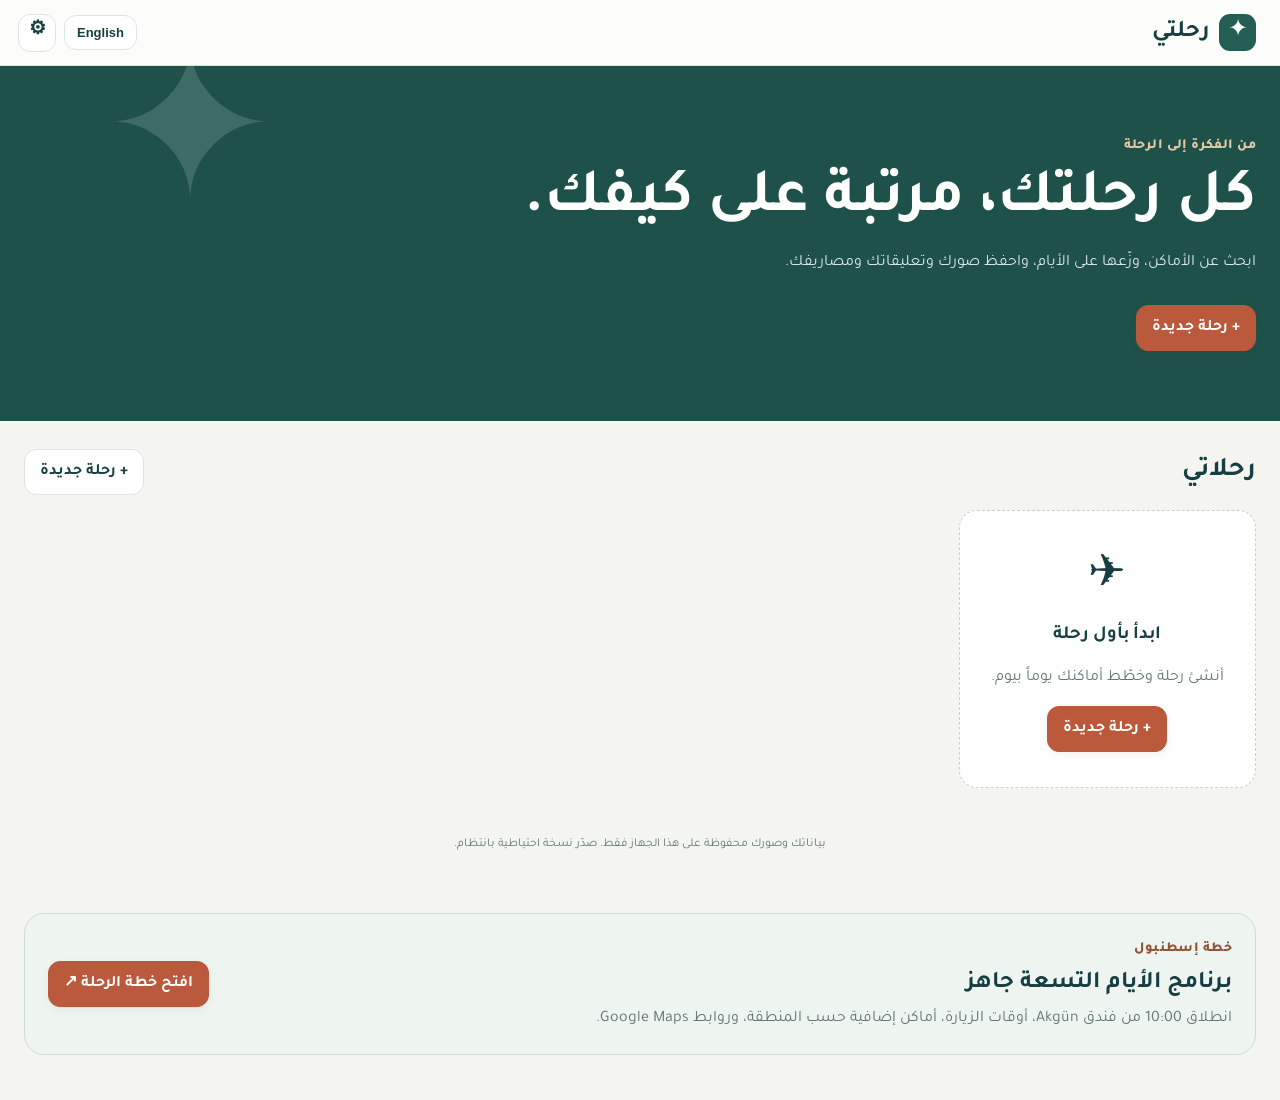
<file: index.html>
<!doctype html><html lang="ar" dir="rtl"><head><meta charset="utf-8"><meta name="viewport" content="width=device-width,initial-scale=1,viewport-fit=cover"><meta name="theme-color" content="#163a43"><link rel="manifest" href="manifest.webmanifest"><link rel="icon" href="icon.svg" type="image/svg+xml"><link rel="stylesheet" href="style.css?v=52"><link rel="stylesheet" href="upgrade.css?v=52"><meta name="description" content="رحلتي: خطط أيام السفر واحفظ الأماكن والحجوزات والمصاريف، على الموبايل والكمبيوتر."><title>رحلتي | Rahlati</title><link rel="stylesheet" href="transit.css?v=52"><link rel="stylesheet" href="simple.css?v=52"></head><body><header class="appbar"><div class="appbar-inner"><button class="logo" id="homeBtn" aria-label="Home"><span>✦</span><b>رحلتي</b></button><div class="header-right"><button id="langBtn" class="pill small">English</button><button id="settingsBtn" class="round" aria-label="Settings">⚙</button></div></div></header><main id="app"></main><nav class="nav"><button data-nav="trips"><span>⌂</span><small id="navTrips">رحلاتي</small></button><button data-nav="itinerary"><span>▦</span><small id="navPlan">الجدول</small></button><button data-nav="places"><span>⌖</span><small id="navPlaces">الأماكن</small></button><button data-nav="budget"><span>◉</span><small id="navBudget">المصاريف</small></button></nav><div id="modal" class="modal hidden" role="dialog" aria-modal="true"><div class="shade" data-close></div><div class="sheet"><div class="sheet-head"><h2 id="modalTitle"></h2><button class="round" data-close aria-label="Close">×</button></div><div id="modalBody"></div></div></div><input id="backupInput" type="file" accept="application/json" hidden><script src="planner-core.js?v=52" defer></script><script src="app.js?v=52" defer></script><script src="preview.js?v=52" defer></script><script src="upgrade.js?v=52" defer></script><script src="venue-guide.js?v=52" defer></script><script src="transit.js?v=52" defer></script><script src="trip-assistant.js?v=52" defer></script><script src="trip-plan.js?v=52" defer></script><script src="wanderlog-sync-data.js?v=52" defer></script><script src="venue-costs.js?v=52" defer></script><script src="wanderlog-sync.js?v=52" defer></script><script src="simple.js?v=52" defer></script></body></html>
</file>
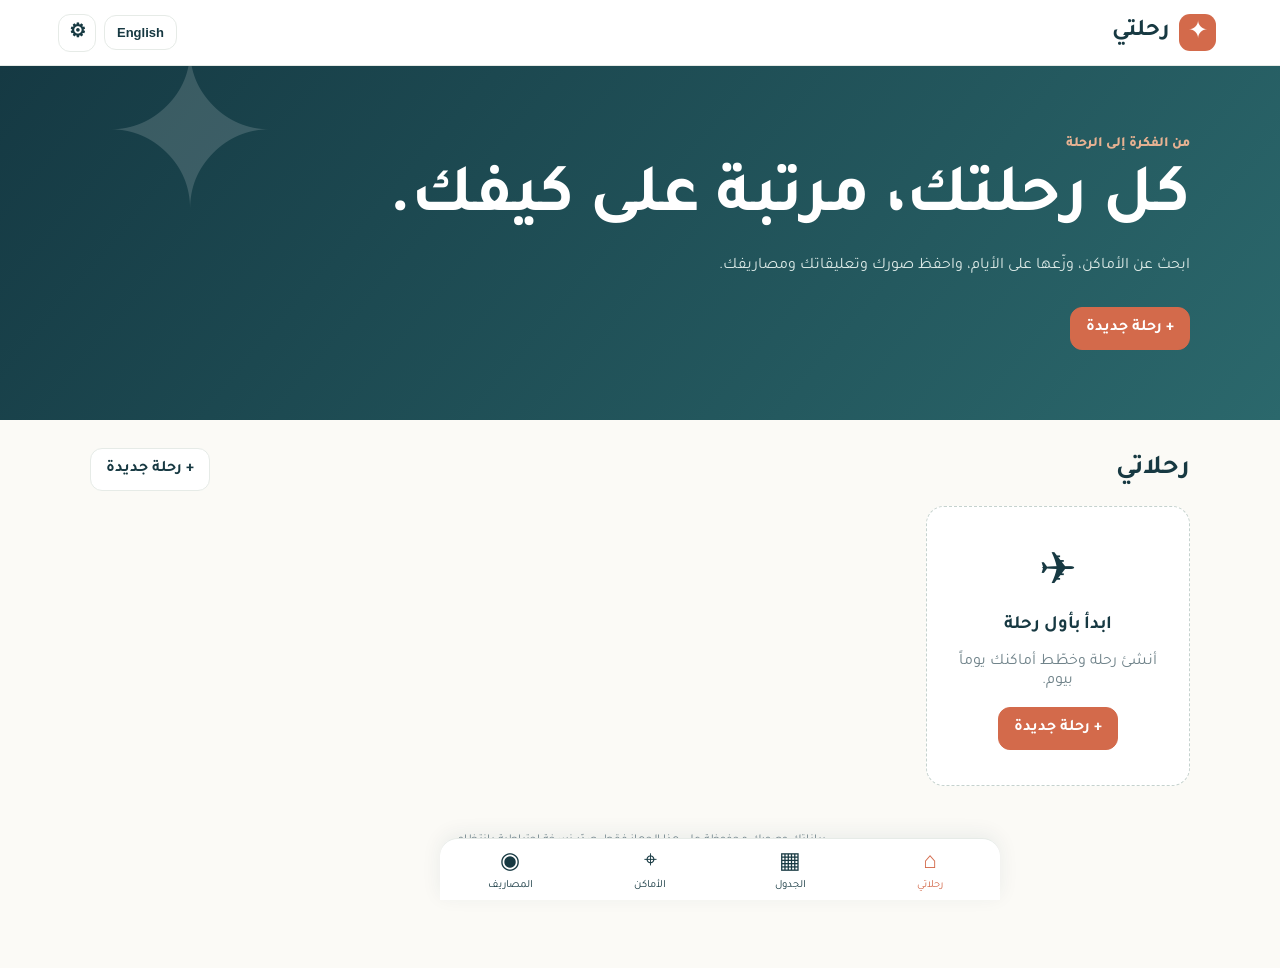
<file: .github/workflows/index.html>
<!doctype html><html lang="ar" dir="rtl"><head><meta charset="utf-8"><meta name="viewport" content="width=device-width,initial-scale=1,maximum-scale=1,viewport-fit=cover"><meta name="theme-color" content="#163a43"><link rel="manifest" href="manifest.webmanifest"><link rel="icon" href="icon.svg" type="image/svg+xml"><link rel="stylesheet" href="leaflet.css"><link rel="stylesheet" href="style.css"><title>رحلتي | Rahlati</title></head><body><header class="appbar"><div class="appbar-inner"><button class="logo" id="homeBtn" aria-label="Home"><span>✦</span><b>رحلتي</b></button><div class="header-right"><button id="langBtn" class="pill small">English</button><button id="settingsBtn" class="round" aria-label="Settings">⚙</button></div></div></header><main id="app"></main><nav class="nav"><button data-nav="trips"><span>⌂</span><small id="navTrips">رحلاتي</small></button><button data-nav="itinerary"><span>▦</span><small id="navPlan">الجدول</small></button><button data-nav="places"><span>⌖</span><small id="navPlaces">الأماكن</small></button><button data-nav="budget"><span>◉</span><small id="navBudget">المصاريف</small></button></nav><div id="modal" class="modal hidden" role="dialog" aria-modal="true"><div class="shade" data-close></div><div class="sheet"><div class="sheet-head"><h2 id="modalTitle"></h2><button class="round" data-close aria-label="Close">×</button></div><div id="modalBody"></div></div></div><input id="backupInput" type="file" accept="application/json" hidden><script src="leaflet.js" defer></script><script src="app.js" defer></script></body></html>
</file>
<file: style.css>
@import url('https://fonts.googleapis.com/css2?family=DM+Sans:wght@400;500;600;700&family=Tajawal:wght@400;500;600;700;800&display=swap');
:root{--ink:#173942;--muted:#70838a;--line:#e6ebe7;--paper:#fbfaf6;--white:#fff;--accent:#d36a4b;--sage:#dfece8;font-family:Tajawal,Arial,sans-serif;color:var(--ink);background:var(--paper)}*{box-sizing:border-box}html,body{margin:0;width:100%;max-width:100%;overflow-x:hidden}body{min-height:100vh;padding-bottom:calc(74px + env(safe-area-inset-bottom));font-size:16px}button,input,textarea,select{font:inherit}button{cursor:pointer}a{text-decoration:none;color:inherit}.hidden{display:none!important}.appbar{height:66px;background:#fff;border-bottom:1px solid var(--line);position:sticky;top:0;z-index:20}.appbar-inner{height:100%;max-width:1200px;margin:auto;padding:0 18px;display:flex;align-items:center;justify-content:space-between}.logo{background:none;border:0;display:flex;align-items:center;gap:9px;color:var(--ink);font-size:24px}.logo span{background:var(--accent);color:#fff;display:grid;place-items:center;width:37px;height:37px;border-radius:11px}.header-right{display:flex;align-items:center;gap:8px}.pill,.round,.btn{border:1px solid var(--line);background:#fff;color:var(--ink);border-radius:12px;padding:10px 15px;font-weight:700}.pill.small{font:700 13px Arial,sans-serif;padding:9px 12px}.round{width:38px;height:38px;display:grid;place-items:center;padding:0;font-size:19px}.btn{display:inline-flex;align-items:center;justify-content:center;gap:6px;min-height:43px}.btn.primary{color:#fff;background:var(--accent);border-color:var(--accent)}.btn.dark{color:#fff;background:var(--ink);border-color:var(--ink)}.btn.subtle{background:#f4f7f4}.btn.full{width:100%}.btn:disabled{opacity:.55}.danger{color:#bc4f43!important}.container{width:min(1100px,calc(100% - 32px));margin:auto}.hero{background:linear-gradient(130deg,#153943,#2b686c);color:white;padding:45px 0 49px;position:relative;overflow:hidden}.hero:after{content:'✦';position:absolute;font-size:210px;opacity:.15;left:8%;top:-55px;pointer-events:none}.hero .container{position:relative;z-index:1}.eyebrow{color:#e7b292;font-weight:800;font-size:14px}.hero h1{font-size:clamp(35px,6vw,68px);line-height:1.1;margin:10px 0}.hero p{color:#dbe9e6;max-width:550px;line-height:1.6}.hero .btn{margin-top:12px}.section-title{display:flex;align-items:center;justify-content:space-between;gap:10px;margin:28px 0 15px}.section-title h2{font-size:27px;margin:0}.cards{display:grid;grid-template-columns:repeat(auto-fill,minmax(260px,1fr));gap:14px}.card,.panel{background:white;border:1px solid var(--line);border-radius:19px;box-shadow:0 4px 14px #12394408}.card{overflow:hidden}.trip-cover{height:122px;background:linear-gradient(125deg,#bd6f55,#ebb18a);display:grid;place-items:center;font-size:65px;color:#fff}.card:nth-child(even) .trip-cover{background:linear-gradient(125deg,#37706c,#a1c0a8)}.card-content{padding:17px}.card h3{font-size:24px;margin:3px 0}.muted{color:var(--muted)}.card-actions,.row{display:flex;align-items:center;justify-content:space-between;gap:9px}.empty{padding:35px 20px;border:1px dashed #c5d2ce;border-radius:18px;text-align:center;background:#fff}.empty .symbol{font-size:45px}.empty h3{margin:9px 0}.workspace{padding-top:20px}.crumb{background:none;border:0;color:#a75e45;padding:8px 0}.trip-heading{display:flex;justify-content:space-between;align-items:end;gap:12px}.trip-heading h1{font-size:clamp(30px,4vw,45px);margin:5px 0}.trip-heading p{margin:0;color:var(--muted)}.action-bar{display:flex;gap:7px;flex-wrap:wrap;margin-top:15px}.tabs,.day-tabs{display:flex;gap:8px;overflow-x:auto;max-width:100%;scrollbar-width:none}.tabs{border-bottom:1px solid var(--line);margin:22px 0 18px}.tab{border:0;background:none;color:var(--muted);padding:13px 15px;white-space:nowrap;font-weight:800}.tab.active{color:var(--accent);border-bottom:3px solid var(--accent)}.day-tabs{padding:2px 0 12px}.day-tab{border:1px solid var(--line);border-radius:12px;background:#fff;padding:11px 14px;white-space:nowrap;flex:0 0 auto}.day-tab.active{background:var(--ink);border-color:var(--ink);color:#fff}.panel{padding:18px;margin:13px 0}.panel h3{font-size:21px;margin:0 0 12px}.place-card{display:flex;gap:13px;padding:14px;border-bottom:1px solid var(--line)}.place-card:last-child{border-bottom:0}.place-thumb{width:78px;height:78px;border-radius:12px;object-fit:cover;flex:0 0 78px;background:var(--sage)}.place-fallback{display:grid;place-items:center;font-size:35px}.place-info{min-width:0;flex:1}.place-info h3{margin:0;font-size:19px}.place-info p{margin:4px 0;color:var(--muted);font-size:13px;overflow-wrap:anywhere}.place-actions{display:flex;gap:5px;flex-wrap:wrap;margin-top:8px}.tiny{background:#f3f6f4;color:var(--ink);border:0;border-radius:8px;padding:6px 9px;font-size:13px}.mini-tag{display:inline-block;border-radius:99px;background:var(--sage);padding:3px 9px;color:#386f68;font-size:12px}.summary{display:grid;grid-template-columns:repeat(3,1fr);gap:8px;margin:15px 0}.summary .panel{text-align:center;margin:0;padding:14px 7px}.summary strong{display:block;font-size:21px}.summary small{color:var(--muted)}.search-box{display:flex;gap:7px}.search-box input{flex:1;min-width:0}.search-result{width:100%;text-align:start;background:#fff;border:1px solid var(--line);border-radius:12px;padding:11px;margin:6px 0}.search-result strong{display:block}.search-result small{color:var(--muted)}.field{display:block;margin:14px 0;font-weight:700}.field input,.field textarea,.field select,.search-box input{display:block;width:100%;border:1px solid #d0dad7;border-radius:11px;background:#fff;color:var(--ink);padding:11px;margin-top:6px;outline-color:var(--accent)}.field textarea{min-height:85px;resize:vertical}.field small{display:block;color:var(--muted);font-weight:400;margin-top:5px}.form-actions{display:flex;gap:8px;justify-content:flex-end;margin-top:20px}.modal{position:fixed;inset:0;z-index:100;display:flex;justify-content:center;align-items:flex-end;max-width:100vw}.shade{position:absolute;inset:0;background:#0b2930aa}.sheet{position:relative;background:#fff;width:min(580px,100%);max-height:92dvh;overflow-y:auto;border-radius:22px 22px 0 0;padding:20px 18px calc(25px + env(safe-area-inset-bottom));box-shadow:0 -8px 40px #0b293030}.sheet-head{display:flex;align-items:center;justify-content:space-between}.sheet-head h2{font-size:24px;margin:0}.body-locked{overflow:hidden}.timeline{border-inline-start:2px solid #dbe6e1;padding-inline-start:18px;margin-inline-start:9px}.timeline-item{position:relative;margin:0 0 12px}.timeline-item:before{content:'';width:10px;height:10px;background:var(--accent);border-radius:50%;position:absolute;inset-inline-start:-24px;top:27px}.comment{background:#f6f8f6;padding:11px;border-radius:11px;margin:8px 0;white-space:pre-wrap}.check-item{display:flex;align-items:center;gap:10px;padding:10px;border-bottom:1px solid var(--line)}.check-item.done span{text-decoration:line-through;color:var(--muted)}.check-item span{flex:1}.money{font-size:30px;font-weight:800;color:#fff}.budget-banner{background:linear-gradient(110deg,#153943,#33716b);border-radius:17px;color:#fff;padding:20px;margin:10px 0}.footer-tip{font-size:12px;color:var(--muted);text-align:center;padding:35px 8px}.nav{position:fixed;bottom:0;left:0;right:0;background:#fff;border-top:1px solid var(--line);display:flex;justify-content:space-around;z-index:40;padding:7px 0 max(7px,env(safe-area-inset-bottom))}.nav button{border:0;background:none;color:var(--ink);display:grid;place-items:center;min-width:60px}.nav button span{font-size:23px}.nav button small{font-size:11px}.nav button.active{color:var(--accent)}.map-frame{border:0;width:100%;height:310px;border-radius:16px;background:#e9f1ef}.two-col{display:grid;grid-template-columns:1fr 1fr;gap:10px}.photo-grid{display:flex;gap:7px;overflow:auto}.photo-grid img{width:125px;height:95px;object-fit:cover;border-radius:10px}@media(min-width:700px){.sheet{align-self:center;border-radius:22px}.workspace{padding-top:30px}.hero{padding:70px 0}.nav{width:min(560px,100%);left:50%;transform:translateX(-50%);border-radius:18px 18px 0 0;box-shadow:0 -4px 20px #12394412}}html[dir=ltr] .hero:after{left:auto;right:8%}

.mode-tabs{display:flex;gap:7px;margin:4px 0 8px}.mode-tabs .selected{background:var(--ink);color:#fff}.leg{font-size:12px;color:var(--muted);padding:5px 12px 12px}.leg .tiny{margin-inline-start:7px}

.custom-pin{background:#d36a4b;color:white;border:2px solid white;box-shadow:0 3px 9px #17394270;border-radius:50% 50% 50% 0;transform:rotate(-45deg);display:grid;place-items:center}.custom-pin span{transform:rotate(45deg);font:700 13px Arial}.map-frame{height:340px;overflow:hidden}.leaflet-container{font-family:inherit}
.hotel-panel{background:#eaf3ed;border-color:#bed5ce}.hotel-panel .row{align-items:center;flex-wrap:wrap}.hotel-panel h3{margin:4px 0;font-size:22px}.hotel-panel p{margin:3px 0;overflow-wrap:anywhere}.hotel-pin{display:grid;place-items:center;background:#173942;color:#fff;font-size:25px;border:2px solid white;border-radius:50%;box-shadow:0 3px 10px #17394270}.plan-day{padding:12px;border:1px solid var(--line);border-radius:12px;margin:10px 0;background:#fafcf9}.plan-day p{line-height:1.7;margin:6px 0;overflow-wrap:anywhere}.search-result:focus{outline:2px solid var(--accent)}.search-result small{display:block;line-height:1.4}.hotel-panel .btn{white-space:nowrap}
.day-progress{display:block;color:var(--muted);font-size:12px;font-weight:600;margin-top:3px}.is-visited{background:#f3f8f4}.is-visited .place-info h3:before{content:'✓ ';color:#228364}.visit-toggle[aria-pressed=true]{background:#dcefe5;color:#236c4c}.place-actions .tiny{min-height:32px}.btn,.tiny,.tab,.day-tab,.search-result{transition:background-color .15s ease,transform .15s ease}.btn:active,.tiny:active,.day-tab:active{transform:scale(.97)}.btn:focus-visible,.tiny:focus-visible,.tab:focus-visible,.day-tab:focus-visible{outline:3px solid #327f8a;outline-offset:2px}.section-title .action-bar{margin-top:0}.action-bar .btn{white-space:normal;text-align:center}
@media(max-width:600px){.workspace{padding-top:12px}.trip-heading h1{line-height:1.1}.section-title{align-items:flex-start;flex-direction:column}.section-title .action-bar{width:100%}.section-title .action-bar .btn{flex:1 1 135px}.place-card{padding:14px 2px}.place-thumb{width:58px;height:58px;flex-basis:58px}.place-info h3{font-size:17px}.tabs{margin-top:16px}.tab{padding:12px}.sheet{max-height:95dvh}.map-frame{height:400px}.summary strong{font-size:18px}}
.unscheduled-banner{border:1px solid #dfbd97;border-radius:16px;background:#fff8ed;padding:13px 16px;display:flex;justify-content:space-between;align-items:center;gap:12px;flex-wrap:wrap;margin-bottom:15px}.unscheduled-banner strong{display:block}.unscheduled-banner small{color:#806751;display:block;margin-top:3px}.unscheduled-banner .action-bar{margin:0}.hotel-start{font-size:14px;color:#32665b;background:#e9f3ee;border-radius:12px;padding:12px;margin-bottom:10px}.hotel-start strong{color:var(--ink)}

/* Place discovery and mobile navigation */
#placeResults{max-height:min(52dvh,430px);overflow:auto;overscroll-behavior:contain;margin-top:8px;border-radius:16px}#placeResults:has(.search-result){border:1px solid var(--line);box-shadow:0 10px 25px #17394216;background:#fff}.search-result{display:flex;align-items:center;gap:12px;margin:0;border:0;border-bottom:1px solid var(--line);border-radius:0;min-height:68px;padding:10px 13px}.search-result:last-child{border-bottom:0}.search-result:hover,.search-result:focus-visible{background:#edf5f1;outline:2px solid #387a70;outline-offset:-2px}.result-icon{width:38px;height:38px;flex:none;border-radius:11px;background:var(--sage);color:#23665f;display:grid;place-items:center;font-size:21px}.result-copy{min-width:0;flex:1}.result-copy strong,.result-copy small{display:block;overflow:hidden;text-overflow:ellipsis;white-space:nowrap}.result-arrow{color:var(--accent)}.nav button{gap:2px;min-height:51px;border-radius:12px}.nav button.active{background:#fff3ee}.nav button:focus-visible,.tab:focus-visible,.day-tab:focus-visible{outline:2px solid var(--accent);outline-offset:2px}@media(max-width:600px){.sheet{max-height:94dvh}.search-box input{font-size:16px}.nav{padding-inline:5px}.nav button{min-width:0;flex:1}}
.photo-gallery{margin:14px 0}.gallery-cover{display:block;width:100%;max-height:280px;object-fit:cover;border-radius:14px}.photo-gallery .photo-grid{margin:10px 0}.photo-choice{position:relative;flex:0 0 125px;border:3px solid transparent;background:none;padding:0;border-radius:12px;overflow:hidden}.photo-choice.selected{border-color:var(--accent)}.photo-choice img{display:block}.photo-choice span{position:absolute;bottom:4px;right:5px;background:#173942dd;color:white;border-radius:7px;padding:2px 6px;font-size:12px}
.suggest-photo-grid{display:grid;grid-template-columns:repeat(2,minmax(0,1fr));gap:10px;margin:15px 0}.suggest-photo{background:#fff;border:2px solid var(--line);border-radius:12px;padding:7px;text-align:start;color:var(--ink)}.suggest-photo:focus-visible{outline:3px solid var(--accent)}.suggest-photo img{display:block;width:100%;height:140px;object-fit:cover;border-radius:8px}.suggest-photo small{display:block;overflow-wrap:anywhere;line-height:1.25;margin:6px 0}.suggest-photo span{font-weight:800;color:var(--accent)}.photo-credit{font-size:12px;color:var(--muted);overflow-wrap:anywhere}.photo-credit a{text-decoration:underline}

.city-chips,.city-suggestions{display:flex;flex-wrap:wrap;gap:7px;margin-top:9px}.city-chip,.city-option{border:1px solid #bfd9d1;border-radius:999px;background:#e9f4f0;color:#174a48;padding:7px 11px;font-weight:700}.city-option{background:#fff}.city-suggestions{max-height:170px;overflow-y:auto}.city-chips:empty{display:none}

.place-picker{height:280px;border-radius:14px;overflow:hidden;background:#e8eee9;margin:12px 0;touch-action:pan-x pan-y}

/* A usable map viewport on phones, with room for the bottom navigation. */
.map-frame{height:clamp(380px,60dvh,640px);border:1px solid #dce8e3;box-shadow:0 8px 26px #17394218;border-radius:20px;isolation:isolate}
.map-note{margin-bottom:calc(110px + env(safe-area-inset-bottom))}
@media(max-width:600px){.map-frame{height:clamp(420px,63dvh,650px)}.leaflet-control-attribution{font-size:10px!important}}

.map-holder{position:relative;margin-top:10px}.map-holder .map-frame{display:block}.map-style-switch{position:absolute;z-index:450;top:12px;right:12px;background:#fff;color:#173942;border:1px solid #d2ddd9;border-radius:12px;padding:9px 12px;font-weight:800;box-shadow:0 2px 12px #17394244}.map-style-switch:focus-visible{outline:3px solid #d36a4b}

.google-map-card{margin:16px 0;padding:24px;border-radius:22px;background:linear-gradient(140deg,#153943,#2e6b65);color:white;box-shadow:0 12px 30px #17394222}.google-map-card h3{font-size:25px;margin:6px 0}.google-map-card p{line-height:1.55;margin:8px 0 17px;color:#e4efec}.google-map-mark{width:42px;height:42px;border-radius:50%;background:#fff;color:#4285f4;display:grid;place-items:center;font:bold 27px Arial}.google-map-card .btn{margin:4px 7px 4px 0}.google-open{background:#fff!important;border-color:#fff!important;color:#173942!important}.google-routes,.google-places{margin:18px 0;background:#fff;border:1px solid var(--line);border-radius:18px;padding:15px}.google-routes h3,.google-places h3{margin:0 0 13px}.google-day{padding:10px 0;border-top:1px solid var(--line)}.google-route-buttons{display:flex;gap:8px;flex-wrap:wrap;margin-top:8px}.google-place{width:100%;display:flex;align-items:center;gap:12px;text-align:start;border:0;border-top:1px solid var(--line);background:#fff;color:var(--ink);padding:13px 3px}.google-place span:nth-child(2){min-width:0;flex:1}.google-place strong,.google-place small{display:block;white-space:nowrap;overflow:hidden;text-overflow:ellipsis}.google-place small{color:var(--muted);margin-top:3px}.google-number{display:grid;place-items:center;flex:none;width:30px;height:30px;border-radius:50%;background:var(--accent);color:#fff;font-weight:800}.map-preview-toggle{width:100%;margin:5px 0 20px}

/* Numbered trip map: day colors, clear pins, and an immersive mobile view. */
.place-rating{display:inline-flex;align-items:center;gap:5px;color:#ae7114;font-weight:800;font-size:14px;margin-top:5px}.place-rating small{color:var(--muted);font-weight:500;font-size:11px}.place-rating.unrated{color:var(--muted);font-size:12px;font-weight:600}.google-place .place-rating{margin:0}.day-pin{background:none!important;border:0!important;box-shadow:none!important;transform:none!important}.day-pin span{height:38px;width:38px;display:grid;place-items:center;color:white;font:bold 15px Arial;transform:none;border:3px solid #fff;border-radius:50%;box-shadow:0 2px 12px #102b3980}.numbered-map-screen{margin:10px 0 22px}.numbered-map-header{display:flex;align-items:center;justify-content:space-between;gap:8px}.numbered-map-header strong{font-size:18px}.numbered-day-filter{margin:8px 0}.map-legend{display:flex;gap:7px;overflow-x:auto;margin:9px 0}.day-legend{white-space:nowrap;display:flex;align-items:center;gap:6px;border:1px solid var(--line);background:white;border-radius:30px;padding:7px 10px;color:var(--ink);font-size:13px}.day-legend.active{border-color:var(--ink);font-weight:800}.day-legend i{width:12px;height:12px;border-radius:50%;display:inline-block}.numbered-map-screen.expanded{position:fixed;inset:0;z-index:85;background:var(--paper);margin:0;padding:calc(10px + env(safe-area-inset-top)) 12px calc(10px + env(safe-area-inset-bottom));display:flex;flex-direction:column;overflow:auto}.numbered-map-screen.expanded .map-holder{min-height:220px;flex:1;display:flex;flex-direction:column}.numbered-map-screen.expanded .map-frame{height:auto;min-height:220px;flex:1}.numbered-map-screen.expanded .numbered-day-filter{flex:none}.numbered-map-screen.expanded .map-legend{flex:none}.numbered-map-screen.expanded .map-note{font-size:11px;margin:6px 0}.numbered-map-screen.expanded .google-day{background:white;padding:5px 8px;border-radius:10px}.numbered-map-screen.expanded .google-day .btn{padding:4px 8px;min-height:33px;font-size:12px}.numbered-map-screen.expanded .action-bar{margin-top:2px}.numbered-map-screen.expanded .leaflet-container{z-index:0}
.preview-entry{margin-top:20px;margin-bottom:25px;padding:23px;border-radius:20px;background:#eef4f0;border:1px solid #cbded5;display:flex;justify-content:space-between;align-items:center;gap:18px}.preview-entry h2{margin:5px 0;font-size:24px}.preview-entry p{margin:0;color:var(--muted);line-height:1.5}.preview-entry .btn{flex:none}.preview-day-heading{margin:14px 0;padding:19px;display:flex;gap:14px;background:linear-gradient(120deg,#fff,#f5f8f4);border:1px solid var(--line);border-radius:19px}.preview-day-dot{width:12px;height:12px;flex:none;border-radius:50%;margin-top:6px}.preview-day-heading h2{margin:3px 0 6px;font-size:23px}.preview-day-heading p{margin:0;line-height:1.5;color:var(--muted)}.preview-toolbar{margin:12px 0}.preview-stops h3,.preview-extras h3{margin-bottom:10px}.preview-stop{border-top:1px solid var(--line)}.preview-stop:first-of-type{border-top:0}.preview-stop .place-card{border:0}.preview-stop-note{margin:0 13px 12px;color:var(--muted);font-size:14px;line-height:1.5}.preview-transfer{margin:0 14px 10px;padding:8px 12px;background:#f1f5f3;border-radius:10px;color:#537078;font-size:13px}.preview-extras{border-color:#d3dfda}.preview-extras small{color:var(--muted)}.extra-place{background:#f9fbf8}.stop-number{display:inline-grid;place-items:center;min-width:30px;height:30px;padding:0 5px;border-radius:50%;color:white;font:700 13px Arial;vertical-align:middle;margin-inline-end:6px}.google-day strong{display:flex;gap:7px;align-items:center}@media(max-width:600px){.preview-entry{display:block}.preview-entry .btn{width:100%;margin-top:15px}.preview-day-heading{padding:14px}.preview-day-heading h2{font-size:20px}.preview-stops,.preview-extras{padding:13px}.preview-stops .place-card{padding:12px 0}.preview-stop-note{margin:0 0 11px}.preview-transfer{margin:0 0 10px}}
.preview-extras summary{cursor:pointer;font-size:18px;font-weight:800;list-style:none;display:flex;align-items:center;gap:8px}.preview-extras summary::-webkit-details-marker{display:none}.preview-extras summary:after{content:'⌄';margin-inline-start:auto;font-size:22px;color:var(--accent)}.preview-extras[open] summary:after{transform:rotate(180deg)}.preview-extras summary:focus-visible{outline:3px solid var(--accent);border-radius:7px}.preview-extras .muted{line-height:1.5}.preview-extra-item{border-top:1px solid var(--line);padding:6px 0 12px}.preview-extra-item:first-of-type{border-top:0}.preview-extra-item>.tiny{margin-inline-start:75px}@media(max-width:600px){.preview-extra-item>.tiny{margin-inline-start:0}}
/* Place photographs */
.place-photo-panel{position:relative;flex:0 0 108px;width:108px;height:112px;border-radius:14px;overflow:hidden;background:#dceae6;isolation:isolate}.place-photo-img{width:100%;height:100%;object-fit:cover;display:block}.photo-empty{width:100%;height:100%;display:grid;place-items:center;text-align:center;padding:8px;color:#496f6e;font-size:12px;font-weight:800;background:linear-gradient(140deg,#dceae6,#edf4e8)}.photo-arrow,.photo-pin,.photo-open{position:absolute;border:0;box-shadow:0 2px 7px #102b2b45;cursor:pointer}.photo-arrow{top:42%;width:26px;height:30px;color:#fff;background:#163a43cc;font-size:24px;line-height:24px}.photo-arrow.back{left:2px;border-radius:0 7px 7px 0}.photo-arrow.forward{right:2px;border-radius:7px 0 0 7px}.photo-pin{top:5px;right:5px;border-radius:9px;padding:3px 5px;background:#fffffff0;color:#163a43;font-size:17px}.photo-pin.active{background:#fff1e9;color:#b84e30}.photo-count{position:absolute;bottom:4px;left:5px;background:#173942db;color:#fff;border-radius:6px;padding:2px 5px;font:11px Arial,sans-serif}.photo-open{bottom:8px;left:8px;right:8px;background:#fff;color:#163a43;border-radius:7px;padding:4px;font-size:11px}.photo-gallery .place-photo-panel{width:100%;height:230px;max-width:none;display:block;margin:12px 0}.photo-gallery .photo-arrow{top:42%;height:46px;width:40px;font-size:30px}.photo-gallery .photo-pin{font-size:22px;padding:7px 10px}.photo-gallery .photo-count{font-size:13px}.photo-gallery .photo-empty{font-size:16px}.photo-gallery .photo-open{left:25%;right:25%;font-size:14px;padding:9px}.photo-gallery .photo-credit{font-size:11px;color:var(--muted);margin:4px 0;overflow-wrap:anywhere}.photo-gallery .photo-credit a{text-decoration:underline}
@media(max-width:420px){.place-photo-panel{flex-basis:94px;width:94px;height:106px}.place-info h3{font-size:17px}}
/* Photo viewer and polished itinerary cards */
.day-navigator{display:flex;align-items:center;gap:8px;max-width:100%;margin:4px 0 16px}.day-navigator .day-tabs{min-width:0;flex:1;padding:4px 2px;scrollbar-width:thin;scrollbar-color:#c8d8d2 transparent}.day-step{flex:0 0 43px;width:43px;height:43px;border:1px solid #cbd9d3;border-radius:13px;background:#fff;color:var(--ink);font-size:29px;line-height:1;box-shadow:0 3px 12px #17394212}.day-step:hover:not(:disabled){background:var(--ink);color:white}.day-step:disabled{opacity:.35;cursor:default}.day-tab:focus-visible,.day-step:focus-visible{outline:3px solid var(--accent);outline-offset:2px}
.place-card{align-items:flex-start}.place-photo-panel{flex-basis:124px;width:124px;height:124px;box-shadow:0 8px 22px #12394422}.place-photo-img{transition:transform .25s}.place-photo-panel:hover .place-photo-img{transform:scale(1.045)}.photo-expand{position:absolute;inset:0;border:0;background:transparent;cursor:zoom-in}.photo-arrow,.photo-pin,.photo-count,.dish-badge{z-index:2}.dish-badge{position:absolute;bottom:4px;right:4px;max-width:76%;padding:3px 5px;border-radius:6px;background:#163a43d9;color:#fff;font-size:10px;line-height:1.1;text-align:center}.photo-count{z-index:3}.photo-gallery .place-photo-panel{box-shadow:0 12px 30px #12394422}.photo-gallery .dish-badge{font-size:12px;padding:6px 9px}.preview-stop .place-card{padding-block:18px}.place-info h3{line-height:1.25}.place-actions .tiny:hover{background:#e4efea}.photo-locked{overflow:hidden}.photo-lightbox{position:fixed;inset:0;z-index:200;display:grid;place-items:center;padding:18px;animation:photo-in .18s ease-out}.lightbox-shade{position:absolute;inset:0;background:#081b22e8;backdrop-filter:blur(8px)}.lightbox-card{position:relative;display:flex;flex-direction:column;width:min(860px,100%);max-height:min(92dvh,900px);background:#fff;border-radius:23px;overflow:hidden;box-shadow:0 28px 70px #061a26a8}.lightbox-heading{padding:21px 58px 12px 24px}.lightbox-heading small{color:#d36a4b;font-weight:800}.lightbox-heading h2{font-size:24px;margin:4px 0}.lightbox-close{position:absolute;top:15px;inset-inline-end:18px;z-index:5;display:grid;place-items:center;width:42px;height:42px;border:0;border-radius:50%;background:#edf3f1;color:#173942;font-size:30px;line-height:1}.lightbox-stage{position:relative;display:grid;place-items:center;min-height:250px;height:min(60dvh,590px);background:#142c34}.lightbox-stage img{max-width:100%;max-height:100%;width:100%;height:100%;object-fit:contain}.lightbox-arrow{position:absolute;top:50%;transform:translateY(-50%);width:48px;height:55px;border:0;border-radius:14px;background:#fffdf8e8;color:#173942;font-size:36px;line-height:1;box-shadow:0 3px 13px #0004}.lightbox-arrow.prev{left:13px}.lightbox-arrow.next{right:13px}.lightbox-bottom{display:flex;justify-content:space-between;align-items:center;gap:16px;padding:17px 23px}.lightbox-bottom p{margin:4px 0;font-size:13px;color:#607b80}.lightbox-bottom a{font-size:12px;text-decoration:underline;color:#376b72}.lightbox-confirm{white-space:nowrap;font-size:15px}.photo-lightbox button:focus-visible{outline:3px solid #f4ab80;outline-offset:2px}@keyframes photo-in{from{opacity:0;transform:scale(.98)}to{opacity:1;transform:scale(1)}}@media(max-width:600px){.place-photo-panel{flex-basis:110px;width:110px;height:116px}.preview-stop .place-card{padding-block:14px}.lightbox-card{max-height:94dvh;border-radius:19px}.lightbox-heading{padding:16px 52px 12px 16px}.lightbox-heading h2{font-size:19px}.lightbox-stage{height:55dvh;min-height:220px}.lightbox-bottom{display:block;padding:14px 17px 17px}.lightbox-confirm{width:100%;margin-top:12px}.lightbox-arrow{width:36px;height:44px;font-size:29px}.lightbox-arrow.prev{left:5px}.lightbox-arrow.next{right:5px}}
</file>
<file: upgrade.css>
/* Responsive travel workspace — deliberately separate from legacy cards. */
:root{--ink:#173f43;--muted:#617677;--accent:#ba593c;--paper:#f4f5f0;--line:#dde5df}
body{line-height:1.5}.appbar{background:#fcfdfbf5;backdrop-filter:blur(14px)}.appbar-inner{max-width:1480px}.logo span{background:#235d54}.container{width:min(1420px,calc(100% - 48px))}.btn,.tiny{min-height:40px}.btn.primary{box-shadow:0 3px 8px #92432812}.eyebrow{color:#8e5338;letter-spacing:.03em}.workspace-top{display:flex;justify-content:space-between;align-items:center;margin-bottom:15px}.workspace-status{font-size:12px}.connection{color:#31765b;display:inline-flex;align-items:center;gap:5px}.connection.offline{color:#985123}.trip-heading{align-items:center;margin-bottom:28px}.trip-heading h1{font-size:clamp(27px,3vw,39px);letter-spacing:-.025em;line-height:1.4}.trip-heading .action-bar{margin:0}.workspace-grid{display:grid;grid-template-columns:232px minmax(0,1fr);gap:30px;align-items:start}.workspace-content{min-width:0}.trip-sidebar{position:sticky;top:86px;border:1px solid var(--line);background:#fff;border-radius:22px;padding:20px;max-height:calc(100dvh - 108px);overflow:auto}.side-heading{padding-bottom:15px;border-bottom:1px solid var(--line)}.side-heading h2{font-size:18px;margin:7px 0}.side-heading p{font-size:12px;color:var(--muted);margin:0}.side-heading .eyebrow{font-size:11px}.workspace-menu{display:grid;gap:5px;margin:16px -8px}.workspace-menu button{display:flex;gap:12px;align-items:center;border:0;background:transparent;text-align:start;color:var(--muted);padding:11px 12px;border-radius:10px;font-weight:700;font-size:15px}.workspace-menu button span{font-size:20px;min-width:25px}.workspace-menu button:hover{background:#f2f6f1}.workspace-menu button.active{background:#e5f0e8;color:#235847}.side-progress{border-top:1px solid var(--line);padding-top:16px}.side-progress strong{font-size:21px;display:block}.side-progress small,.side-foot small{display:block;color:var(--muted);font-size:12px}.side-foot{display:flex;gap:8px;flex-wrap:wrap;margin-top:20px;font-size:12px}.side-foot small{width:100%}progress{width:100%;height:7px;display:block;margin-top:10px;border:0;border-radius:9px;overflow:hidden;background:#e7ede6;accent-color:#367362}progress::-webkit-progress-bar{background:#e7ede6;border-radius:9px}progress::-webkit-progress-value{background:#367362;border-radius:9px}.mobile-tabs{display:none}.journey-hero{min-height:230px;background:#1d514a;color:white;border-radius:24px;padding:34px;display:flex;justify-content:space-between;gap:22px;position:relative;overflow:hidden}.journey-hero .eyebrow{color:#ddc4a4;font-size:12px}.journey-hero h2{font-size:clamp(24px,2.4vw,33px);line-height:1.4;max-width:570px;margin:9px 0}.journey-hero p{color:#d0e0d8;font-size:14px;margin:9px 0 18px}.journey-hero .btn{background:#efd4a9;color:#234942;border:0}.journey-art{flex:0 0 140px;align-self:center;width:140px;height:170px;border:1px solid #ffffff35;border-radius:75px 75px 20px 20px;display:flex;flex-direction:column;align-items:center;justify-content:center;background:#ffffff08;transform:rotate(-5deg)}.journey-art span{font-size:35px;color:#efd4a9}.journey-art b{font-size:32px;direction:ltr}.journey-art small{font-size:10px;letter-spacing:.15em;margin-top:5px}.metric-grid{display:grid;grid-template-columns:repeat(3,minmax(0,1fr));gap:14px;margin:18px 0}.metric-grid>div{background:#fff;border:1px solid var(--line);border-radius:17px;padding:18px 20px;display:flex;flex-direction:column}.metric-grid small{color:var(--muted);font-size:13px}.metric-grid strong{font-size:26px;margin:6px 0;white-space:normal;overflow-wrap:anywhere}.metric-grid span{font-size:12px;color:var(--muted)}.overview-columns{display:grid;grid-template-columns:1fr 1fr;gap:16px}.overview-columns .panel{margin:0}.overview-columns h3{margin:7px 0}.overview-columns p{font-size:13px;color:var(--muted);line-height:1.8}.hotel-home{background:#edf2e7}.hotel-home .eyebrow{font-size:12px}.day-grid{display:grid;grid-template-columns:repeat(3,minmax(0,1fr));gap:15px}.day-overview{text-align:start;background:#fff;border:1px solid var(--line);border-top:3px solid var(--day-color);border-radius:17px;padding:18px;color:var(--ink);transition:transform .16s,box-shadow .16s}.day-overview:hover{transform:translateY(-3px);box-shadow:0 7px 20px #173f4310}.day-overview-top{display:flex;align-items:center;gap:10px}.day-overview-top strong{direction:ltr;font-size:23px}.day-overview-top span{font-size:12px;color:var(--muted)}.day-overview h3{font-size:17px;line-height:1.6;min-height:54px;margin:10px 0}.day-overview p{font-size:12px;color:var(--muted)}.day-overview small{display:flex;justify-content:space-between;font-size:11px;margin-top:14px}.day-brief{background:#fff;border:1px solid var(--line);border-radius:19px;padding:18px;margin-bottom:20px}.brief-stats{display:grid;grid-template-columns:repeat(3,1fr);gap:15px}.brief-stats>div{border-inline-end:1px solid var(--line)}.brief-stats>div:last-child{border:0}.brief-stats strong{font-size:23px;display:block}.brief-stats small{font-size:12px;color:var(--muted)}.tiny.selected{background:#245b51;color:#fff}.estimate-note{font-size:11px;color:var(--muted);margin-bottom:0}.day-warnings{background:#fff7e9;padding:10px 14px;border-radius:10px;font-size:13px;margin-top:12px}.day-warnings summary{cursor:pointer;font-weight:700;color:#86562c}.day-warnings p{margin:9px 0}.personal-day-note{padding:12px;background:#eff4ea;border-radius:10px;white-space:pre-wrap}.filter-panel{background:#fff;padding:18px;border:1px solid var(--line);border-radius:18px}.filter-panel .field{margin:0}.filter-row{display:grid;grid-template-columns:repeat(3,1fr);gap:12px;margin-top:12px}.filter-panel .field{font-size:13px}#filterCount{font-size:13px;color:var(--muted)}.spend-row{display:flex;align-items:center;gap:20px;padding:12px 0;font-size:14px}.spend-row span{min-width:80px}.spend-row progress{margin:0;flex:1}.spend-row strong{min-width:100px;text-align:end}.check-label{display:flex;gap:8px;align-items:center}.check-label input{width:19px;height:19px}.check-item input{width:20px;height:20px;accent-color:#367362}.check-item{min-height:58px}.currency-helper{padding:13px;border-radius:12px;background:#f2f5ed;font-size:13px}.currency-helper summary{cursor:pointer;font-weight:700}.place-card{overflow-wrap:anywhere}.panel.preview-stops{padding:20px}.preview-day-heading{padding-block:10px}.preview-day-heading h2{line-height:1.5}.day-navigator{position:sticky;top:66px;z-index:10;background:#f4f5f0f5;backdrop-filter:blur(10px);padding-block:10px}.sheet{max-width:620px}.field input,.field select,.field textarea{font-size:16px}.home-hero{background:#1d514a}.home-hero h1{font-size:clamp(33px,5vw,62px)}.home-hero .eyebrow{color:#e4c8a4}.preview-entry{margin-block:25px!important}.nav{display:none}body{padding-bottom:20px}#printPlan{display:none}:focus-visible{outline:3px solid #b26432;outline-offset:3px}button:disabled{cursor:default}
@media(min-width:1500px){.workspace-grid{grid-template-columns:250px minmax(0,1fr);gap:40px}.journey-hero{padding:40px}}
@media(max-width:1100px){.container{width:calc(100% - 32px)}.workspace-grid{grid-template-columns:190px minmax(0,1fr);gap:20px}.trip-sidebar{padding:15px}.day-grid{grid-template-columns:repeat(2,minmax(0,1fr))}.trip-heading{align-items:start;flex-direction:column;gap:14px}.journey-art{flex-basis:105px;width:105px;height:145px}.journey-hero{padding:25px}.metric-grid>div{padding:15px}.metric-grid strong{font-size:22px}}
@media(max-width:780px){body{padding-bottom:90px}.workspace-grid{display:block}.trip-sidebar{display:none}.mobile-tabs{display:flex;margin:0 0 18px}.nav{display:flex}.workspace-top{margin-bottom:8px}.trip-heading{margin-bottom:18px}.trip-heading h1{font-size:27px}.trip-heading .action-bar{width:100%;gap:7px}.trip-heading .action-bar .btn{flex:1;font-size:13px;padding-inline:9px}.journey-hero{border-radius:19px;padding:23px;min-height:190px}.journey-art{display:none}.journey-hero h2{font-size:25px}.journey-hero p{font-size:13px}.metric-grid{gap:8px}.metric-grid>div{padding:13px 10px}.metric-grid strong{font-size:20px}.metric-grid small,.metric-grid span{font-size:11px}.overview-columns{grid-template-columns:1fr}.day-grid{gap:10px}.day-overview{padding:14px}.day-overview h3{font-size:15px}.day-overview-top{gap:7px}.day-overview-top strong{font-size:21px}.day-overview-top span{font-size:11px}.brief-stats strong{font-size:21px}.day-brief{padding:15px}.filter-row{gap:8px}.filter-row select{padding:9px 5px}.spend-row{gap:10px}.panel.preview-stops{padding:12px}.section-title h2{font-size:24px}.footer-tip{padding:25px 0}.workspace-status{font-size:11px}.nav{width:100%;max-width:100%;border-radius:0;left:0;transform:none}.nav button{min-height:52px}}
@media(max-width:360px){.container{width:calc(100% - 20px)}.metric-grid{grid-template-columns:1fr}.metric-grid>div{display:block}.metric-grid strong{margin-inline:10px}.day-grid{grid-template-columns:1fr}.filter-row{grid-template-columns:1fr}.brief-stats{gap:7px}.brief-stats strong{font-size:18px}}
@media(prefers-reduced-motion:reduce){*{transition:none!important;scroll-behavior:auto!important}}
@media print{@page{margin:16mm}body{background:#fff;padding:0;color:#000}body>*:not(#printPlan){display:none!important}#printPlan{display:block;font-family:Tajawal,Arial,sans-serif}#printPlan h1{font-size:24px}#printPlan h2{font-size:19px;border-bottom:1px solid #aaa;padding-bottom:8px}.print-day{break-before:page}.print-day li{break-inside:avoid;margin:14px 0}.print-day p{font-size:12px;margin:3px 0}}
</file>
<file: transit.css>
.opening-panel,.transit-access{margin-top:12px;padding:12px;border:1px solid #dce5e3;border-radius:12px;background:#f6faf9}.opening-panel summary{cursor:pointer;font-weight:600}.opening-days{display:flex;gap:6px;flex-wrap:wrap;margin:12px 0}.opening-day{display:grid;gap:3px;text-align:center;padding:7px;min-width:65px;border-radius:8px;background:#e5f2ea;color:#24523b}.opening-day.closed{background:#fee4e4;color:#a41925}.opening-day.unknown{background:#eee;color:#59636a}.opening-day.planned{outline:2px solid #163a43;outline-offset:2px}.opening-day small{font-size:11px}.closure-alert{display:inline-block;color:#a41925;background:#fee4e4;border-radius:6px;padding:3px 6px;margin:5px}.closure-banner{padding:15px;background:#fee4e4;color:#a41925;border-radius:12px;margin:12px 0}.transit-origin{font-size:13px;color:#53676b;line-height:1.7}.route-legend{display:flex;gap:10px;flex-wrap:wrap;margin-bottom:12px}.route-legend span{border-inline-start:5px solid var(--route-color);padding:5px 10px;border-radius:6px;background:#fff}.transit-map{height:480px;border-radius:16px;background:#e9efec;overflow:hidden;display:grid;place-items:center}.transit-map>p{padding:24px;max-width:600px;text-align:center;line-height:1.8}.route-stop{display:flex;gap:12px;align-items:flex-start;padding:14px 0;border-bottom:1px solid #e5ece9}.route-stop .google-number{flex-shrink:0}.transit-steps{line-height:1.8;padding-inline-start:24px}.transit-steps li{margin:10px 0}.place-info{min-width:0}.transit-access a{display:inline-block;text-decoration:none}.live-transit-result{font-size:13px}@media(max-width:600px){.transit-map{height:350px}.opening-day{min-width:58px}.transit-access .action-bar{gap:8px}.transit-access .tiny{padding:8px}}@media print{.transit-map,.transit-access button{display:none}.opening-panel{break-inside:avoid}}
.opening-day.secondary{background:#fff0cd;color:#78521c}.opening-day.public{background:#e3eef7;color:#28556d}.visit-guide{padding:12px;margin:12px 0;background:#fff9ef;border-inline-start:3px solid #d6a64d;border-radius:10px;font-size:13px;line-height:1.8}.visit-guide p{margin:5px 0}.visit-guide small{display:block;color:#566a6c}.visit-warning{color:#943929;background:#fff0e8;padding:8px;border-radius:7px;line-height:1.7}.flexible-day{background:#f4faf7;border:1px solid #c5ddd2}.flexible-day details summary{cursor:pointer}.choice-list{max-height:52vh;overflow:auto;border:1px solid #dbe5df;border-radius:12px}.choice-row{display:flex;gap:12px;align-items:flex-start;padding:12px;border-bottom:1px solid #e3ece7}.choice-row input{width:20px;height:20px;flex-shrink:0;margin-top:4px}.choice-row small,.hours-table small{display:block;margin-top:5px}.hours-table-wrap{overflow-x:auto}.hours-table{border-collapse:collapse;width:100%;min-width:480px;font-size:13px}.hours-table th,.hours-table td{padding:12px;text-align:start;border-bottom:1px solid #dce5e0;vertical-align:top}.hours-table th{background:#e9f2ee}.hours-table td:nth-child(1){width:28%}.hours-table td:nth-child(2){width:35%}.hours-overview{background:#edf7f2}.hours-overview p{line-height:1.8}@media print{.visit-guide .action-bar,.flexible-day .action-bar{display:none}.visit-guide{break-inside:avoid}}
</file>
<file: simple.css>
.simple-workspace{max-width:1000px;padding-bottom:95px}.simple-title{display:flex;align-items:center;justify-content:space-between;gap:16px}.simple-title h1{font-size:28px;margin:6px 0 20px}.simple-tabs{display:grid;grid-template-columns:repeat(3,1fr);gap:6px;border-bottom:1px solid #d6e0dc;padding-bottom:12px;margin-bottom:14px;position:sticky;top:68px;background:#f7f9f5;z-index:12}.simple-tabs button{border:0;border-radius:12px;background:#e7ede8;padding:14px 8px;color:#244c46;font-weight:700}.simple-tabs button.active{background:#163a43;color:white}.simple-help,.pass-summary{border:1px solid #d4dfd6;border-radius:14px;padding:14px 18px;margin:14px 0;background:#fff}.pass-summary{background:#edf4e9}.pass-summary summary,.simple-help summary,.panel>summary{font-weight:700;cursor:pointer}.pass-summary p,.simple-help p{font-size:14px;line-height:1.8}.simple-days{display:grid;grid-template-columns:repeat(9,minmax(0,1fr));gap:5px;margin:24px 0 18px}.simple-days button{border:1px solid #d6dfd9;border-top:4px solid var(--day-color);background:white;border-radius:10px;padding:11px 3px;display:flex;flex-direction:column;gap:5px;align-items:center}.simple-days button.active{background:#163a43;color:white;box-shadow:0 3px 9px #163a4328}.simple-days small{font-size:11px}.daily-heading{border-inline-start:5px solid;padding:0 18px}.daily-heading h2{margin:7px 0;font-size:24px}.daily-heading p{font-size:15px;line-height:1.8}.simple-place{background:white;border:1px solid #d9e3dc;border-radius:16px;padding:20px;margin:14px 0}.simple-place.is-visited{background:#eef6ed}.stop-line{display:flex;align-items:flex-start;gap:13px}.stop-number{min-width:34px;height:34px;border-radius:50%;display:grid;place-items:center;color:white;font-weight:700}.stop-line h3{font-size:20px;margin:3px 0 8px;overflow-wrap:anywhere}.stop-meta{font-size:13px;color:#52665e;margin:0}.venue-hours{font-size:13px;margin:12px 47px 14px}.pass-badge{color:#356343;font-weight:700}.simple-actions{display:flex;gap:9px;flex-wrap:wrap;align-items:center}.place-more{border-top:1px solid #e2e9e4;margin-top:15px;padding-top:12px;font-size:14px}.place-more summary{cursor:pointer;color:#587267}.place-more p{line-height:1.7}.food-region{display:block;color:#63796e;padding:12px 5px 0}.food-group h3{margin-top:30px;border-bottom:2px solid #dbe5dc;padding-bottom:9px}.food-search-item[hidden]{display:none}.nav{display:none}.simple-workspace .opening-panel{margin:12px 0}.simple-workspace .visit-warning{font-size:13px;line-height:1.6}.simple-workspace .panel{margin:20px 0}.simple-workspace .btn{min-height:42px}.simple-workspace .opening-days{grid-template-columns:repeat(3,1fr)}@media(max-width:600px){.simple-workspace{padding:14px 12px 70px}.simple-title h1{font-size:24px}.simple-title>.tiny{font-size:11px}.simple-tabs{top:59px}.simple-tabs button{font-size:12px;padding:13px 2px}.simple-days{grid-template-columns:repeat(5,1fr)}.simple-place{padding:16px}.stop-line h3{font-size:18px}.simple-actions .primary{width:100%;text-align:center}.venue-hours{margin-inline-start:0}.daily-heading h2{font-size:21px}.pass-summary,.simple-help{padding:13px}.daily-heading{padding-inline:12px}}@media print{.simple-tabs,.simple-help,.simple-actions,.place-more,.nav{display:none}.simple-place{break-inside:avoid}}

.food-option{display:flex;justify-content:space-between;align-items:center;gap:12px;border-top:1px solid #dce5de;padding:15px 0}.food-option small{display:block;font-size:12px;line-height:1.7;color:#637369;margin-top:5px}.food-option .action-bar{flex-shrink:0}.daily-food>summary{margin-bottom:10px}@media(max-width:600px){.food-option{flex-direction:column;align-items:stretch}.food-option .action-bar{margin:0}}

.choice-row[hidden]{display:none!important}.daily-food h4{margin:24px 0 8px;color:#325848}.simple-help .action-bar{gap:8px}

.personal-note{background:#fff7dd;border-inline-start:3px solid #e7b23e;padding:10px 12px;margin:10px 0;border-radius:10px}.personal-note p{white-space:pre-wrap;overflow-wrap:anywhere;margin:6px 0;line-height:1.7}.venue-price{background:#eff7f6;border-radius:10px;padding:10px 12px;margin:10px 0}.venue-price p{font-size:.86rem;margin:5px 0}.venue-price small{display:block;line-height:1.5}.sync-summary{padding:10px 14px;margin:8px 0;background:#e8f5ef;border-radius:12px}.food-option .personal-note{font-size:.9rem}.flights p{overflow-wrap:anywhere}
</file>
<file: .github/workflows/leaflet.css>
/* required styles */

.leaflet-pane,
.leaflet-tile,
.leaflet-marker-icon,
.leaflet-marker-shadow,
.leaflet-tile-container,
.leaflet-pane > svg,
.leaflet-pane > canvas,
.leaflet-zoom-box,
.leaflet-image-layer,
.leaflet-layer {
	position: absolute;
	left: 0;
	top: 0;
	}
.leaflet-container {
	overflow: hidden;
	}
.leaflet-tile,
.leaflet-marker-icon,
.leaflet-marker-shadow {
	-webkit-user-select: none;
	   -moz-user-select: none;
	        user-select: none;
	  -webkit-user-drag: none;
	}
/* Prevents IE11 from highlighting tiles in blue */
.leaflet-tile::selection {
	background: transparent;
}
/* Safari renders non-retina tile on retina better with this, but Chrome is worse */
.leaflet-safari .leaflet-tile {
	image-rendering: -webkit-optimize-contrast;
	}
/* hack that prevents hw layers "stretching" when loading new tiles */
.leaflet-safari .leaflet-tile-container {
	width: 1600px;
	height: 1600px;
	-webkit-transform-origin: 0 0;
	}
.leaflet-marker-icon,
.leaflet-marker-shadow {
	display: block;
	}
/* .leaflet-container svg: reset svg max-width decleration shipped in Joomla! (joomla.org) 3.x */
/* .leaflet-container img: map is broken in FF if you have max-width: 100% on tiles */
.leaflet-container .leaflet-overlay-pane svg {
	max-width: none !important;
	max-height: none !important;
	}
.leaflet-container .leaflet-marker-pane img,
.leaflet-container .leaflet-shadow-pane img,
.leaflet-container .leaflet-tile-pane img,
.leaflet-container img.leaflet-image-layer,
.leaflet-container .leaflet-tile {
	max-width: none !important;
	max-height: none !important;
	width: auto;
	padding: 0;
	}

.leaflet-container img.leaflet-tile {
	/* See: https://bugs.chromium.org/p/chromium/issues/detail?id=600120 */
	mix-blend-mode: plus-lighter;
}

.leaflet-container.leaflet-touch-zoom {
	-ms-touch-action: pan-x pan-y;
	touch-action: pan-x pan-y;
	}
.leaflet-container.leaflet-touch-drag {
	-ms-touch-action: pinch-zoom;
	/* Fallback for FF which doesn't support pinch-zoom */
	touch-action: none;
	touch-action: pinch-zoom;
}
.leaflet-container.leaflet-touch-drag.leaflet-touch-zoom {
	-ms-touch-action: none;
	touch-action: none;
}
.leaflet-container {
	-webkit-tap-highlight-color: transparent;
}
.leaflet-container a {
	-webkit-tap-highlight-color: rgba(51, 181, 229, 0.4);
}
.leaflet-tile {
	filter: inherit;
	visibility: hidden;
	}
.leaflet-tile-loaded {
	visibility: inherit;
	}
.leaflet-zoom-box {
	width: 0;
	height: 0;
	-moz-box-sizing: border-box;
	     box-sizing: border-box;
	z-index: 800;
	}
/* workaround for https://bugzilla.mozilla.org/show_bug.cgi?id=888319 */
.leaflet-overlay-pane svg {
	-moz-user-select: none;
	}

.leaflet-pane         { z-index: 400; }

.leaflet-tile-pane    { z-index: 200; }
.leaflet-overlay-pane { z-index: 400; }
.leaflet-shadow-pane  { z-index: 500; }
.leaflet-marker-pane  { z-index: 600; }
.leaflet-tooltip-pane   { z-index: 650; }
.leaflet-popup-pane   { z-index: 700; }

.leaflet-map-pane canvas { z-index: 100; }
.leaflet-map-pane svg    { z-index: 200; }

.leaflet-vml-shape {
	width: 1px;
	height: 1px;
	}
.lvml {
	behavior: url(#default#VML);
	display: inline-block;
	position: absolute;
	}


/* control positioning */

.leaflet-control {
	position: relative;
	z-index: 800;
	pointer-events: visiblePainted; /* IE 9-10 doesn't have auto */
	pointer-events: auto;
	}
.leaflet-top,
.leaflet-bottom {
	position: absolute;
	z-index: 1000;
	pointer-events: none;
	}
.leaflet-top {
	top: 0;
	}
.leaflet-right {
	right: 0;
	}
.leaflet-bottom {
	bottom: 0;
	}
.leaflet-left {
	left: 0;
	}
.leaflet-control {
	float: left;
	clear: both;
	}
.leaflet-right .leaflet-control {
	float: right;
	}
.leaflet-top .leaflet-control {
	margin-top: 10px;
	}
.leaflet-bottom .leaflet-control {
	margin-bottom: 10px;
	}
.leaflet-left .leaflet-control {
	margin-left: 10px;
	}
.leaflet-right .leaflet-control {
	margin-right: 10px;
	}


/* zoom and fade animations */

.leaflet-fade-anim .leaflet-popup {
	opacity: 0;
	-webkit-transition: opacity 0.2s linear;
	   -moz-transition: opacity 0.2s linear;
	        transition: opacity 0.2s linear;
	}
.leaflet-fade-anim .leaflet-map-pane .leaflet-popup {
	opacity: 1;
	}
.leaflet-zoom-animated {
	-webkit-transform-origin: 0 0;
	    -ms-transform-origin: 0 0;
	        transform-origin: 0 0;
	}
svg.leaflet-zoom-animated {
	will-change: transform;
}

.leaflet-zoom-anim .leaflet-zoom-animated {
	-webkit-transition: -webkit-transform 0.25s cubic-bezier(0,0,0.25,1);
	   -moz-transition:    -moz-transform 0.25s cubic-bezier(0,0,0.25,1);
	        transition:         transform 0.25s cubic-bezier(0,0,0.25,1);
	}
.leaflet-zoom-anim .leaflet-tile,
.leaflet-pan-anim .leaflet-tile {
	-webkit-transition: none;
	   -moz-transition: none;
	        transition: none;
	}

.leaflet-zoom-anim .leaflet-zoom-hide {
	visibility: hidden;
	}


/* cursors */

.leaflet-interactive {
	cursor: pointer;
	}
.leaflet-grab {
	cursor: -webkit-grab;
	cursor:    -moz-grab;
	cursor:         grab;
	}
.leaflet-crosshair,
.leaflet-crosshair .leaflet-interactive {
	cursor: crosshair;
	}
.leaflet-popup-pane,
.leaflet-control {
	cursor: auto;
	}
.leaflet-dragging .leaflet-grab,
.leaflet-dragging .leaflet-grab .leaflet-interactive,
.leaflet-dragging .leaflet-marker-draggable {
	cursor: move;
	cursor: -webkit-grabbing;
	cursor:    -moz-grabbing;
	cursor:         grabbing;
	}

/* marker & overlays interactivity */
.leaflet-marker-icon,
.leaflet-marker-shadow,
.leaflet-image-layer,
.leaflet-pane > svg path,
.leaflet-tile-container {
	pointer-events: none;
	}

.leaflet-marker-icon.leaflet-interactive,
.leaflet-image-layer.leaflet-interactive,
.leaflet-pane > svg path.leaflet-interactive,
svg.leaflet-image-layer.leaflet-interactive path {
	pointer-events: visiblePainted; /* IE 9-10 doesn't have auto */
	pointer-events: auto;
	}

/* visual tweaks */

.leaflet-container {
	background: #ddd;
	outline-offset: 1px;
	}
.leaflet-container a {
	color: #0078A8;
	}
.leaflet-zoom-box {
	border: 2px dotted #38f;
	background: rgba(255,255,255,0.5);
	}


/* general typography */
.leaflet-container {
	font-family: "Helvetica Neue", Arial, Helvetica, sans-serif;
	font-size: 12px;
	font-size: 0.75rem;
	line-height: 1.5;
	}


/* general toolbar styles */

.leaflet-bar {
	box-shadow: 0 1px 5px rgba(0,0,0,0.65);
	border-radius: 4px;
	}
.leaflet-bar a {
	background-color: #fff;
	border-bottom: 1px solid #ccc;
	width: 26px;
	height: 26px;
	line-height: 26px;
	display: block;
	text-align: center;
	text-decoration: none;
	color: black;
	}
.leaflet-bar a,
.leaflet-control-layers-toggle {
	background-position: 50% 50%;
	background-repeat: no-repeat;
	display: block;
	}
.leaflet-bar a:hover,
.leaflet-bar a:focus {
	background-color: #f4f4f4;
	}
.leaflet-bar a:first-child {
	border-top-left-radius: 4px;
	border-top-right-radius: 4px;
	}
.leaflet-bar a:last-child {
	border-bottom-left-radius: 4px;
	border-bottom-right-radius: 4px;
	border-bottom: none;
	}
.leaflet-bar a.leaflet-disabled {
	cursor: default;
	background-color: #f4f4f4;
	color: #bbb;
	}

.leaflet-touch .leaflet-bar a {
	width: 30px;
	height: 30px;
	line-height: 30px;
	}
.leaflet-touch .leaflet-bar a:first-child {
	border-top-left-radius: 2px;
	border-top-right-radius: 2px;
	}
.leaflet-touch .leaflet-bar a:last-child {
	border-bottom-left-radius: 2px;
	border-bottom-right-radius: 2px;
	}

/* zoom control */

.leaflet-control-zoom-in,
.leaflet-control-zoom-out {
	font: bold 18px 'Lucida Console', Monaco, monospace;
	text-indent: 1px;
	}

.leaflet-touch .leaflet-control-zoom-in, .leaflet-touch .leaflet-control-zoom-out  {
	font-size: 22px;
	}


/* layers control */

.leaflet-control-layers {
	box-shadow: 0 1px 5px rgba(0,0,0,0.4);
	background: #fff;
	border-radius: 5px;
	}
.leaflet-control-layers-toggle {
	background-image: url(images/layers.png);
	width: 36px;
	height: 36px;
	}
.leaflet-retina .leaflet-control-layers-toggle {
	background-image: url(images/layers-2x.png);
	background-size: 26px 26px;
	}
.leaflet-touch .leaflet-control-layers-toggle {
	width: 44px;
	height: 44px;
	}
.leaflet-control-layers .leaflet-control-layers-list,
.leaflet-control-layers-expanded .leaflet-control-layers-toggle {
	display: none;
	}
.leaflet-control-layers-expanded .leaflet-control-layers-list {
	display: block;
	position: relative;
	}
.leaflet-control-layers-expanded {
	padding: 6px 10px 6px 6px;
	color: #333;
	background: #fff;
	}
.leaflet-control-layers-scrollbar {
	overflow-y: scroll;
	overflow-x: hidden;
	padding-right: 5px;
	}
.leaflet-control-layers-selector {
	margin-top: 2px;
	position: relative;
	top: 1px;
	}
.leaflet-control-layers label {
	display: block;
	font-size: 13px;
	font-size: 1.08333em;
	}
.leaflet-control-layers-separator {
	height: 0;
	border-top: 1px solid #ddd;
	margin: 5px -10px 5px -6px;
	}

/* Default icon URLs */
.leaflet-default-icon-path { /* used only in path-guessing heuristic, see L.Icon.Default */
	background-image: url(images/marker-icon.png);
	}


/* attribution and scale controls */

.leaflet-container .leaflet-control-attribution {
	background: #fff;
	background: rgba(255, 255, 255, 0.8);
	margin: 0;
	}
.leaflet-control-attribution,
.leaflet-control-scale-line {
	padding: 0 5px;
	color: #333;
	line-height: 1.4;
	}
.leaflet-control-attribution a {
	text-decoration: none;
	}
.leaflet-control-attribution a:hover,
.leaflet-control-attribution a:focus {
	text-decoration: underline;
	}
.leaflet-attribution-flag {
	display: inline !important;
	vertical-align: baseline !important;
	width: 1em;
	height: 0.6669em;
	}
.leaflet-left .leaflet-control-scale {
	margin-left: 5px;
	}
.leaflet-bottom .leaflet-control-scale {
	margin-bottom: 5px;
	}
.leaflet-control-scale-line {
	border: 2px solid #777;
	border-top: none;
	line-height: 1.1;
	padding: 2px 5px 1px;
	white-space: nowrap;
	-moz-box-sizing: border-box;
	     box-sizing: border-box;
	background: rgba(255, 255, 255, 0.8);
	text-shadow: 1px 1px #fff;
	}
.leaflet-control-scale-line:not(:first-child) {
	border-top: 2px solid #777;
	border-bottom: none;
	margin-top: -2px;
	}
.leaflet-control-scale-line:not(:first-child):not(:last-child) {
	border-bottom: 2px solid #777;
	}

.leaflet-touch .leaflet-control-attribution,
.leaflet-touch .leaflet-control-layers,
.leaflet-touch .leaflet-bar {
	box-shadow: none;
	}
.leaflet-touch .leaflet-control-layers,
.leaflet-touch .leaflet-bar {
	border: 2px solid rgba(0,0,0,0.2);
	background-clip: padding-box;
	}


/* popup */

.leaflet-popup {
	position: absolute;
	text-align: center;
	margin-bottom: 20px;
	}
.leaflet-popup-content-wrapper {
	padding: 1px;
	text-align: left;
	border-radius: 12px;
	}
.leaflet-popup-content {
	margin: 13px 24px 13px 20px;
	line-height: 1.3;
	font-size: 13px;
	font-size: 1.08333em;
	min-height: 1px;
	}
.leaflet-popup-content p {
	margin: 17px 0;
	margin: 1.3em 0;
	}
.leaflet-popup-tip-container {
	width: 40px;
	height: 20px;
	position: absolute;
	left: 50%;
	margin-top: -1px;
	margin-left: -20px;
	overflow: hidden;
	pointer-events: none;
	}
.leaflet-popup-tip {
	width: 17px;
	height: 17px;
	padding: 1px;

	margin: -10px auto 0;
	pointer-events: auto;

	-webkit-transform: rotate(45deg);
	   -moz-transform: rotate(45deg);
	    -ms-transform: rotate(45deg);
	        transform: rotate(45deg);
	}
.leaflet-popup-content-wrapper,
.leaflet-popup-tip {
	background: white;
	color: #333;
	box-shadow: 0 3px 14px rgba(0,0,0,0.4);
	}
.leaflet-container a.leaflet-popup-close-button {
	position: absolute;
	top: 0;
	right: 0;
	border: none;
	text-align: center;
	width: 24px;
	height: 24px;
	font: 16px/24px Tahoma, Verdana, sans-serif;
	color: #757575;
	text-decoration: none;
	background: transparent;
	}
.leaflet-container a.leaflet-popup-close-button:hover,
.leaflet-container a.leaflet-popup-close-button:focus {
	color: #585858;
	}
.leaflet-popup-scrolled {
	overflow: auto;
	}

.leaflet-oldie .leaflet-popup-content-wrapper {
	-ms-zoom: 1;
	}
.leaflet-oldie .leaflet-popup-tip {
	width: 24px;
	margin: 0 auto;

	-ms-filter: "progid:DXImageTransform.Microsoft.Matrix(M11=0.70710678, M12=0.70710678, M21=-0.70710678, M22=0.70710678)";
	filter: progid:DXImageTransform.Microsoft.Matrix(M11=0.70710678, M12=0.70710678, M21=-0.70710678, M22=0.70710678);
	}

.leaflet-oldie .leaflet-control-zoom,
.leaflet-oldie .leaflet-control-layers,
.leaflet-oldie .leaflet-popup-content-wrapper,
.leaflet-oldie .leaflet-popup-tip {
	border: 1px solid #999;
	}


/* div icon */

.leaflet-div-icon {
	background: #fff;
	border: 1px solid #666;
	}


/* Tooltip */
/* Base styles for the element that has a tooltip */
.leaflet-tooltip {
	position: absolute;
	padding: 6px;
	background-color: #fff;
	border: 1px solid #fff;
	border-radius: 3px;
	color: #222;
	white-space: nowrap;
	-webkit-user-select: none;
	-moz-user-select: none;
	-ms-user-select: none;
	user-select: none;
	pointer-events: none;
	box-shadow: 0 1px 3px rgba(0,0,0,0.4);
	}
.leaflet-tooltip.leaflet-interactive {
	cursor: pointer;
	pointer-events: auto;
	}
.leaflet-tooltip-top:before,
.leaflet-tooltip-bottom:before,
.leaflet-tooltip-left:before,
.leaflet-tooltip-right:before {
	position: absolute;
	pointer-events: none;
	border: 6px solid transparent;
	background: transparent;
	content: "";
	}

/* Directions */

.leaflet-tooltip-bottom {
	margin-top: 6px;
}
.leaflet-tooltip-top {
	margin-top: -6px;
}
.leaflet-tooltip-bottom:before,
.leaflet-tooltip-top:before {
	left: 50%;
	margin-left: -6px;
	}
.leaflet-tooltip-top:before {
	bottom: 0;
	margin-bottom: -12px;
	border-top-color: #fff;
	}
.leaflet-tooltip-bottom:before {
	top: 0;
	margin-top: -12px;
	margin-left: -6px;
	border-bottom-color: #fff;
	}
.leaflet-tooltip-left {
	margin-left: -6px;
}
.leaflet-tooltip-right {
	margin-left: 6px;
}
.leaflet-tooltip-left:before,
.leaflet-tooltip-right:before {
	top: 50%;
	margin-top: -6px;
	}
.leaflet-tooltip-left:before {
	right: 0;
	margin-right: -12px;
	border-left-color: #fff;
	}
.leaflet-tooltip-right:before {
	left: 0;
	margin-left: -12px;
	border-right-color: #fff;
	}

/* Printing */

@media print {
	/* Prevent printers from removing background-images of controls. */
	.leaflet-control {
		-webkit-print-color-adjust: exact;
		print-color-adjust: exact;
		}
	}
</file>
<file: .github/workflows/style.css>
@import url('https://fonts.googleapis.com/css2?family=DM+Sans:wght@400;500;600;700&family=Tajawal:wght@400;500;600;700;800&display=swap');
:root{--ink:#173942;--muted:#70838a;--line:#e6ebe7;--paper:#fbfaf6;--white:#fff;--accent:#d36a4b;--sage:#dfece8;font-family:Tajawal,Arial,sans-serif;color:var(--ink);background:var(--paper)}*{box-sizing:border-box}html,body{margin:0;width:100%;max-width:100%;overflow-x:hidden}body{min-height:100vh;padding-bottom:calc(74px + env(safe-area-inset-bottom));font-size:16px}button,input,textarea,select{font:inherit}button{cursor:pointer}a{text-decoration:none;color:inherit}.hidden{display:none!important}.appbar{height:66px;background:#fff;border-bottom:1px solid var(--line);position:sticky;top:0;z-index:20}.appbar-inner{height:100%;max-width:1200px;margin:auto;padding:0 18px;display:flex;align-items:center;justify-content:space-between}.logo{background:none;border:0;display:flex;align-items:center;gap:9px;color:var(--ink);font-size:24px}.logo span{background:var(--accent);color:#fff;display:grid;place-items:center;width:37px;height:37px;border-radius:11px}.header-right{display:flex;align-items:center;gap:8px}.pill,.round,.btn{border:1px solid var(--line);background:#fff;color:var(--ink);border-radius:12px;padding:10px 15px;font-weight:700}.pill.small{font:700 13px Arial,sans-serif;padding:9px 12px}.round{width:38px;height:38px;display:grid;place-items:center;padding:0;font-size:19px}.btn{display:inline-flex;align-items:center;justify-content:center;gap:6px;min-height:43px}.btn.primary{color:#fff;background:var(--accent);border-color:var(--accent)}.btn.dark{color:#fff;background:var(--ink);border-color:var(--ink)}.btn.subtle{background:#f4f7f4}.btn.full{width:100%}.btn:disabled{opacity:.55}.danger{color:#bc4f43!important}.container{width:min(1100px,calc(100% - 32px));margin:auto}.hero{background:linear-gradient(130deg,#153943,#2b686c);color:white;padding:45px 0 49px;position:relative;overflow:hidden}.hero:after{content:'✦';position:absolute;font-size:210px;opacity:.15;left:8%;top:-55px;pointer-events:none}.hero .container{position:relative;z-index:1}.eyebrow{color:#e7b292;font-weight:800;font-size:14px}.hero h1{font-size:clamp(35px,6vw,68px);line-height:1.1;margin:10px 0}.hero p{color:#dbe9e6;max-width:550px;line-height:1.6}.hero .btn{margin-top:12px}.section-title{display:flex;align-items:center;justify-content:space-between;gap:10px;margin:28px 0 15px}.section-title h2{font-size:27px;margin:0}.cards{display:grid;grid-template-columns:repeat(auto-fill,minmax(260px,1fr));gap:14px}.card,.panel{background:white;border:1px solid var(--line);border-radius:19px;box-shadow:0 4px 14px #12394408}.card{overflow:hidden}.trip-cover{height:122px;background:linear-gradient(125deg,#bd6f55,#ebb18a);display:grid;place-items:center;font-size:65px;color:#fff}.card:nth-child(even) .trip-cover{background:linear-gradient(125deg,#37706c,#a1c0a8)}.card-content{padding:17px}.card h3{font-size:24px;margin:3px 0}.muted{color:var(--muted)}.card-actions,.row{display:flex;align-items:center;justify-content:space-between;gap:9px}.empty{padding:35px 20px;border:1px dashed #c5d2ce;border-radius:18px;text-align:center;background:#fff}.empty .symbol{font-size:45px}.empty h3{margin:9px 0}.workspace{padding-top:20px}.crumb{background:none;border:0;color:#a75e45;padding:8px 0}.trip-heading{display:flex;justify-content:space-between;align-items:end;gap:12px}.trip-heading h1{font-size:clamp(30px,4vw,45px);margin:5px 0}.trip-heading p{margin:0;color:var(--muted)}.action-bar{display:flex;gap:7px;flex-wrap:wrap;margin-top:15px}.tabs,.day-tabs{display:flex;gap:8px;overflow-x:auto;max-width:100%;scrollbar-width:none}.tabs{border-bottom:1px solid var(--line);margin:22px 0 18px}.tab{border:0;background:none;color:var(--muted);padding:13px 15px;white-space:nowrap;font-weight:800}.tab.active{color:var(--accent);border-bottom:3px solid var(--accent)}.day-tabs{padding:2px 0 12px}.day-tab{border:1px solid var(--line);border-radius:12px;background:#fff;padding:11px 14px;white-space:nowrap;flex:0 0 auto}.day-tab.active{background:var(--ink);border-color:var(--ink);color:#fff}.panel{padding:18px;margin:13px 0}.panel h3{font-size:21px;margin:0 0 12px}.place-card{display:flex;gap:13px;padding:14px;border-bottom:1px solid var(--line)}.place-card:last-child{border-bottom:0}.place-thumb{width:78px;height:78px;border-radius:12px;object-fit:cover;flex:0 0 78px;background:var(--sage)}.place-fallback{display:grid;place-items:center;font-size:35px}.place-info{min-width:0;flex:1}.place-info h3{margin:0;font-size:19px}.place-info p{margin:4px 0;color:var(--muted);font-size:13px;overflow-wrap:anywhere}.place-actions{display:flex;gap:5px;flex-wrap:wrap;margin-top:8px}.tiny{background:#f3f6f4;color:var(--ink);border:0;border-radius:8px;padding:6px 9px;font-size:13px}.mini-tag{display:inline-block;border-radius:99px;background:var(--sage);padding:3px 9px;color:#386f68;font-size:12px}.summary{display:grid;grid-template-columns:repeat(3,1fr);gap:8px;margin:15px 0}.summary .panel{text-align:center;margin:0;padding:14px 7px}.summary strong{display:block;font-size:21px}.summary small{color:var(--muted)}.search-box{display:flex;gap:7px}.search-box input{flex:1;min-width:0}.search-result{width:100%;text-align:start;background:#fff;border:1px solid var(--line);border-radius:12px;padding:11px;margin:6px 0}.search-result strong{display:block}.search-result small{color:var(--muted)}.field{display:block;margin:14px 0;font-weight:700}.field input,.field textarea,.field select,.search-box input{display:block;width:100%;border:1px solid #d0dad7;border-radius:11px;background:#fff;color:var(--ink);padding:11px;margin-top:6px;outline-color:var(--accent)}.field textarea{min-height:85px;resize:vertical}.field small{display:block;color:var(--muted);font-weight:400;margin-top:5px}.form-actions{display:flex;gap:8px;justify-content:flex-end;margin-top:20px}.modal{position:fixed;inset:0;z-index:100;display:flex;justify-content:center;align-items:flex-end;max-width:100vw}.shade{position:absolute;inset:0;background:#0b2930aa}.sheet{position:relative;background:#fff;width:min(580px,100%);max-height:92dvh;overflow-y:auto;border-radius:22px 22px 0 0;padding:20px 18px calc(25px + env(safe-area-inset-bottom));box-shadow:0 -8px 40px #0b293030}.sheet-head{display:flex;align-items:center;justify-content:space-between}.sheet-head h2{font-size:24px;margin:0}.body-locked{overflow:hidden}.timeline{border-inline-start:2px solid #dbe6e1;padding-inline-start:18px;margin-inline-start:9px}.timeline-item{position:relative;margin:0 0 12px}.timeline-item:before{content:'';width:10px;height:10px;background:var(--accent);border-radius:50%;position:absolute;inset-inline-start:-24px;top:27px}.comment{background:#f6f8f6;padding:11px;border-radius:11px;margin:8px 0;white-space:pre-wrap}.check-item{display:flex;align-items:center;gap:10px;padding:10px;border-bottom:1px solid var(--line)}.check-item.done span{text-decoration:line-through;color:var(--muted)}.check-item span{flex:1}.money{font-size:30px;font-weight:800;color:#fff}.budget-banner{background:linear-gradient(110deg,#153943,#33716b);border-radius:17px;color:#fff;padding:20px;margin:10px 0}.footer-tip{font-size:12px;color:var(--muted);text-align:center;padding:35px 8px}.nav{position:fixed;bottom:0;left:0;right:0;background:#fff;border-top:1px solid var(--line);display:flex;justify-content:space-around;z-index:40;padding:7px 0 max(7px,env(safe-area-inset-bottom))}.nav button{border:0;background:none;color:var(--ink);display:grid;place-items:center;min-width:60px}.nav button span{font-size:23px}.nav button small{font-size:11px}.nav button.active{color:var(--accent)}.map-frame{border:0;width:100%;height:310px;border-radius:16px;background:#e9f1ef}.two-col{display:grid;grid-template-columns:1fr 1fr;gap:10px}.photo-grid{display:flex;gap:7px;overflow:auto}.photo-grid img{width:125px;height:95px;object-fit:cover;border-radius:10px}@media(min-width:700px){.sheet{align-self:center;border-radius:22px}.workspace{padding-top:30px}.hero{padding:70px 0}.nav{width:min(560px,100%);left:50%;transform:translateX(-50%);border-radius:18px 18px 0 0;box-shadow:0 -4px 20px #12394412}}html[dir=ltr] .hero:after{left:auto;right:8%}

.mode-tabs{display:flex;gap:7px;margin:4px 0 8px}.mode-tabs .selected{background:var(--ink);color:#fff}.leg{font-size:12px;color:var(--muted);padding:5px 12px 12px}.leg .tiny{margin-inline-start:7px}

.custom-pin{background:#d36a4b;color:white;border:2px solid white;box-shadow:0 3px 9px #17394270;border-radius:50% 50% 50% 0;transform:rotate(-45deg);display:grid;place-items:center}.custom-pin span{transform:rotate(45deg);font:700 13px Arial}.map-frame{height:340px;overflow:hidden}.leaflet-container{font-family:inherit}
</file>
